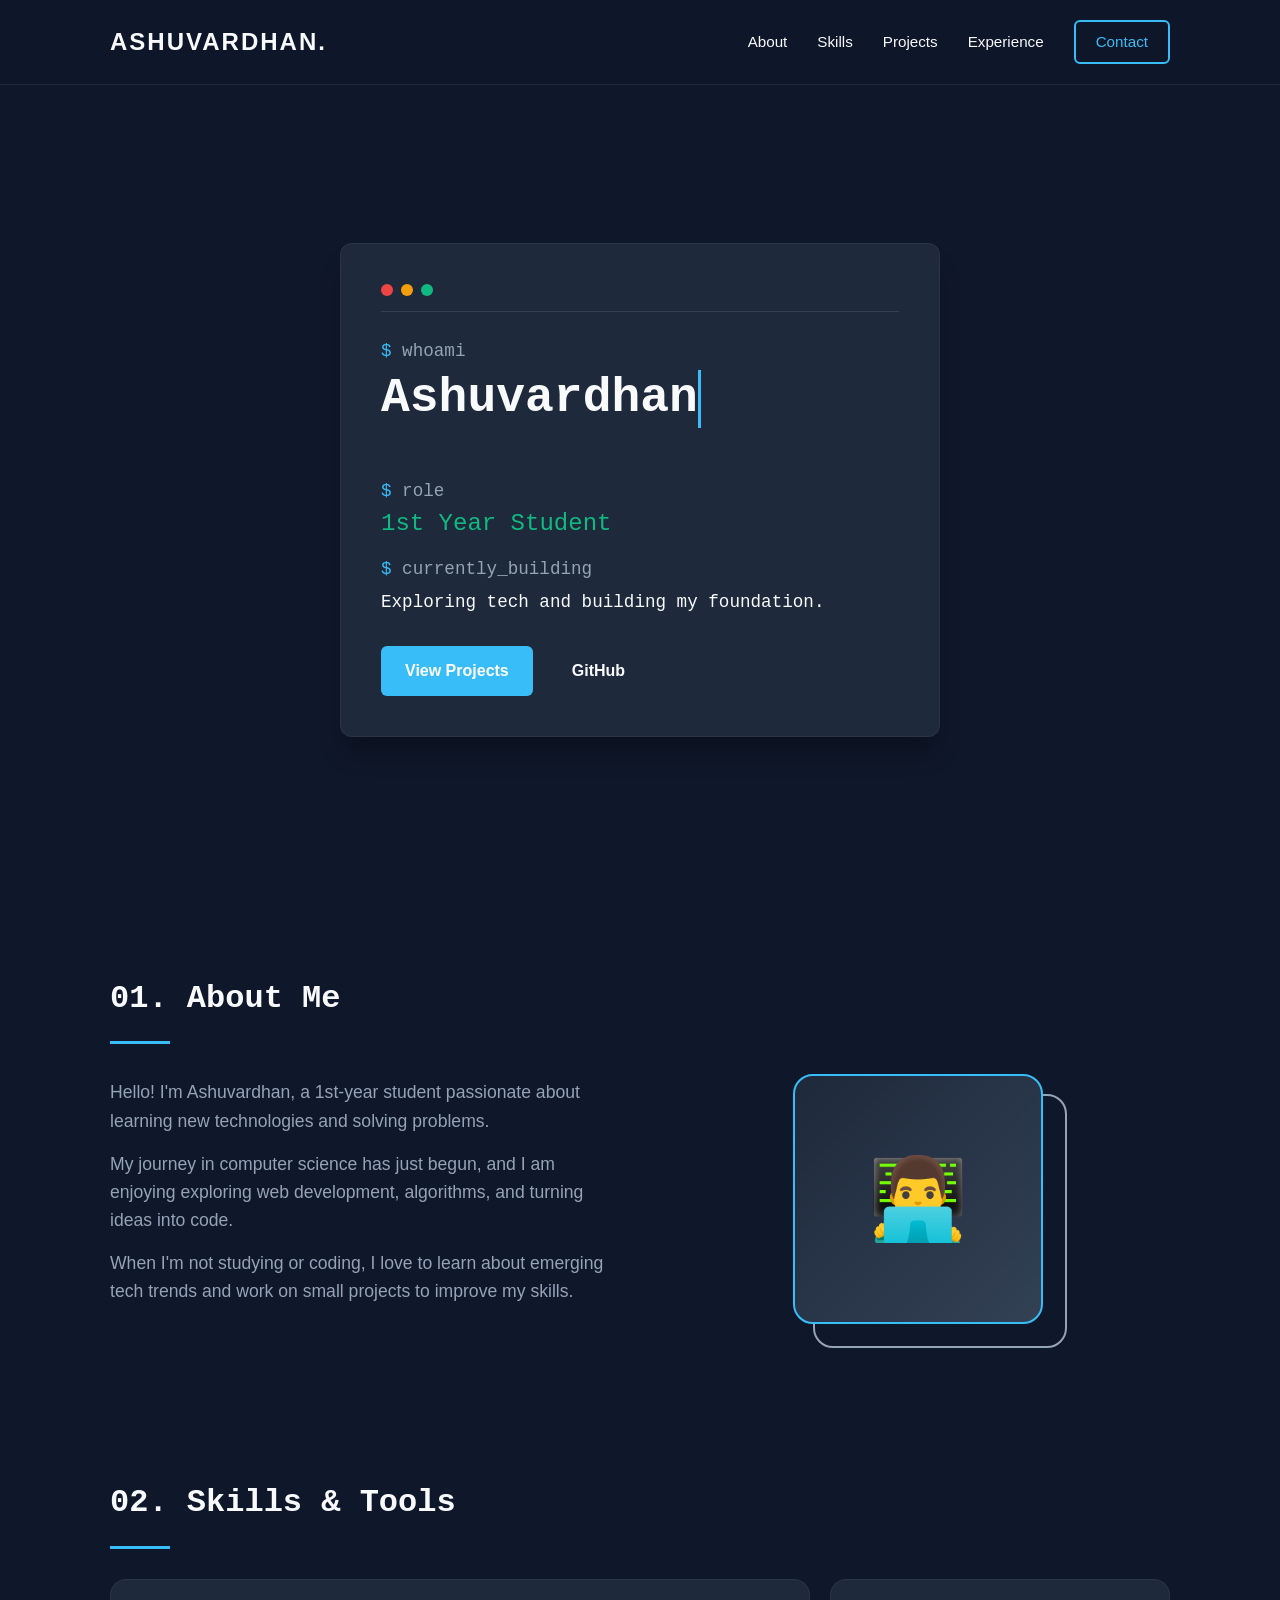
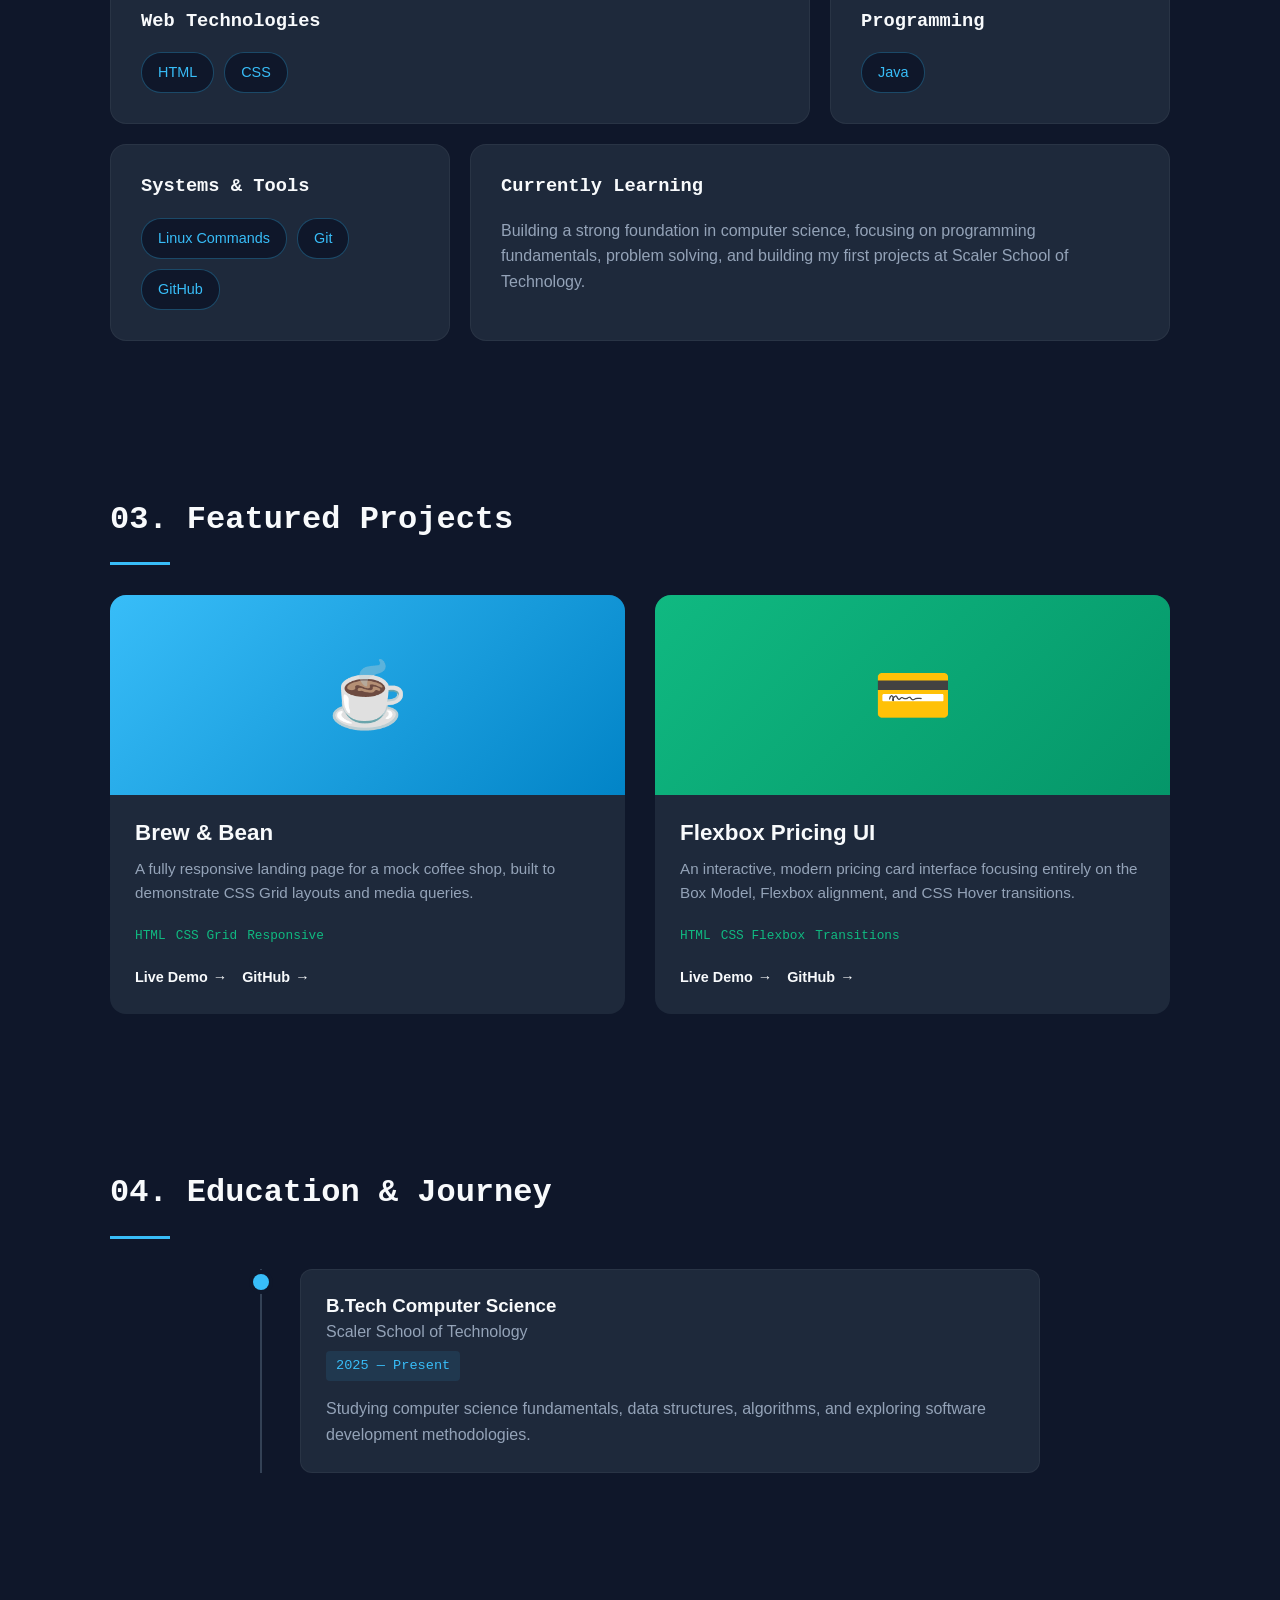
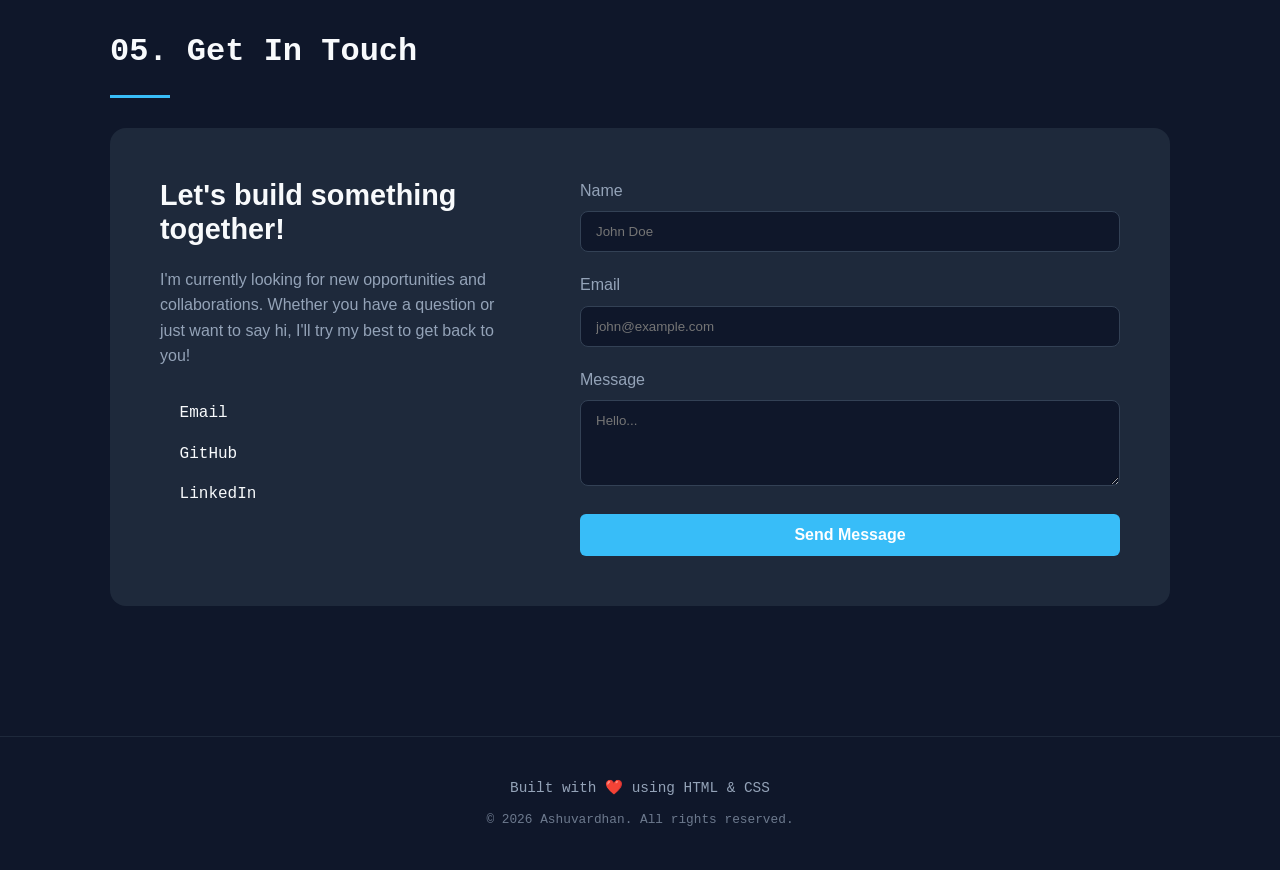
<file: index.html>
<!DOCTYPE html>
<html lang="en">
<head>
    <meta charset="UTF-8">
    <meta name="viewport" content="width=device-width, initial-scale=1.0">
    <title>Ashuvardhan | 1st Year Student</title>
    <link rel="stylesheet" href="style.css">
</head>
<body>

    <!-- Navigation -->
    <header>
        <nav class="navbar">
            <div class="logo">
                <a href="#hero">ASHUVARDHAN.</a>
            </div>
            <ul class="nav-links">
                <li><a href="#about">About</a></li>
                <li><a href="#skills">Skills</a></li>
                <li><a href="#projects">Projects</a></li>
                <li><a href="#experience">Experience</a></li>
                <li><a href="#contact" class="btn-outline">Contact</a></li>
            </ul>
            <div class="hamburger">
                <span></span>
                <span></span>
                <span></span>
            </div>
        </nav>
    </header>

    <main>
        <!-- Hero Section -->
        <section id="hero" class="hero">
            <div class="hero-content">
                <div class="terminal-header">
                    <span class="dot red"></span>
                    <span class="dot yellow"></span>
                    <span class="dot green"></span>
                </div>
                <div class="terminal-body">
                    <p class="cmd"><span>$</span> whoami</p>
                    <h1 class="typing-effect">Ashuvardhan</h1>
                    <p class="cmd mt-2"><span>$</span> role</p>
                    <h2 class="role">1st Year Student</h2>
                    <p class="cmd mt-2"><span>$</span> currently_building</p>
                    <p class="building">Exploring tech and building my foundation.</p>
                </div>
                <div class="hero-cta mt-3">
                    <a href="#projects" class="btn-primary">View Projects</a>
                    <a href="https://github.com/ashuvardhanparsha" target="_blank" class="btn-secondary">GitHub</a>
                </div>
            </div>
        </section>

        <!-- About Section -->
        <section id="about" class="about">
            <div class="section-title">
                <h2>01. About Me</h2>
            </div>
            <div class="about-content">
                <div class="about-text">
                    <p>Hello! I'm Ashuvardhan, a 1st-year student passionate about learning new technologies and solving problems.</p>
                    <p>My journey in computer science has just begun, and I am enjoying exploring web development, algorithms, and turning ideas into code.</p>
                    <p>When I'm not studying or coding, I love to learn about emerging tech trends and work on small projects to improve my skills.</p>
                </div>
                <div class="about-image">
                    <div class="image-wrapper">
                        <!-- Placeholder for a profile image, using a decorative box instead -->
                        <div class="profile-box">
                            <span class="profile-icon">👨‍💻</span>
                        </div>
                    </div>
                </div>
            </div>
        </section>

        <!-- Skills Section -->
        <section id="skills" class="skills">
            <div class="section-title">
                <h2>02. Skills & Tools</h2>
            </div>
            
            <div class="bento-grid">
                <div class="bento-item span-2">
                    <h3>Web Technologies</h3>
                    <div class="pill-container">
                        <span class="pill">HTML</span>
                        <span class="pill">CSS</span>
                    </div>
                </div>
                <div class="bento-item">
                    <h3>Programming</h3>
                    <div class="pill-container">
                        <span class="pill">Java</span>
                    </div>
                </div>
                <div class="bento-item">
                    <h3>Systems & Tools</h3>
                    <div class="pill-container">
                        <span class="pill">Linux Commands</span>
                        <span class="pill">Git</span>
                        <span class="pill">GitHub</span>
                    </div>
                </div>
                <div class="bento-item span-2">
                    <h3>Currently Learning</h3>
                    <p>Building a strong foundation in computer science, focusing on programming fundamentals, problem solving, and building my first projects at Scaler School of Technology.</p>
                </div>
            </div>
        </section>

        <!-- Projects Section -->
        <section id="projects" class="projects">
            <div class="section-title">
                <h2>03. Featured Projects</h2>
            </div>
            
            <div class="project-grid">
                <!-- Project 1: Responsive Landing Page -->
                <div class="project-card">
                    <div class="project-img-placeholder">
                        <span class="project-icon">☕</span>
                    </div>
                    <div class="project-info">
                        <h3>Brew & Bean</h3>
                        <p>A fully responsive landing page for a mock coffee shop, built to demonstrate CSS Grid layouts and media queries.</p>
                        <div class="tech-stack">
                            <span>HTML</span>
                            <span>CSS Grid</span>
                            <span>Responsive</span>
                        </div>
                        <div class="project-links">
                            <a href="./landing-page/index.html" target="_blank" class="project-link">Live Demo</a>
                            <a href="https://github.com/ashuvardhanparsha" target="_blank" class="project-link">GitHub</a>
                        </div>
                    </div>
                </div>

                <!-- Project 2: Flexbox UI -->
                <div class="project-card">
                    <div class="project-img-placeholder" style="background: linear-gradient(135deg, #10b981, #059669);">
                        <span class="project-icon">💳</span>
                    </div>
                    <div class="project-info">
                        <h3>Flexbox Pricing UI</h3>
                        <p>An interactive, modern pricing card interface focusing entirely on the Box Model, Flexbox alignment, and CSS Hover transitions.</p>
                        <div class="tech-stack">
                            <span>HTML</span>
                            <span>CSS Flexbox</span>
                            <span>Transitions</span>
                        </div>
                        <div class="project-links">
                            <a href="./flexbox-ui/index.html" target="_blank" class="project-link">Live Demo</a>
                            <a href="https://github.com/ashuvardhanparsha" target="_blank" class="project-link">GitHub</a>
                        </div>
                    </div>
                </div>
            </div>
        </section>

        <!-- Experience / Education -->
        <section id="experience" class="experience">
            <div class="section-title">
                <h2>04. Education & Journey</h2>
            </div>
            <div class="timeline">
                <div class="timeline-item">
                    <div class="timeline-dot"></div>
                    <div class="timeline-content">
                        <h3>B.Tech Computer Science</h3>
                        <h4>Scaler School of Technology</h4>
                        <span class="timeline-date">2025 — Present</span>
                        <p>Studying computer science fundamentals, data structures, algorithms, and exploring software development methodologies.</p>
                    </div>
                </div>
            </div>
        </section>

        <!-- Contact Section -->
        <section id="contact" class="contact">
            <div class="section-title">
                <h2>05. Get In Touch</h2>
            </div>
            <div class="contact-container">
                <div class="contact-info">
                    <h3>Let's build something together!</h3>
                    <p>I'm currently looking for new opportunities and collaborations. Whether you have a question or just want to say hi, I'll try my best to get back to you!</p>
                    
                    <div class="social-links mt-3">
                        <a href="mailto:ashuvardhanparsha@gmail.com" class="social-link">Email</a>
                        <a href="https://github.com/ashuvardhanparsha" target="_blank" class="social-link">GitHub</a>
                        <a href="https://linkedin.com" target="_blank" class="social-link">LinkedIn</a>
                    </div>
                </div>
                
                <div class="contact-form">
                    <form action="#" method="POST" onsubmit="event.preventDefault();">
                        <div class="form-group">
                            <label for="name">Name</label>
                            <input type="text" id="name" name="name" placeholder="John Doe" required>
                        </div>
                        <div class="form-group">
                            <label for="email">Email</label>
                            <input type="email" id="email" name="email" placeholder="john@example.com" required>
                        </div>
                        <div class="form-group">
                            <label for="message">Message</label>
                            <textarea id="message" name="message" rows="4" placeholder="Hello..." required></textarea>
                        </div>
                        <button type="submit" class="btn-primary w-full">Send Message</button>
                    </form>
                </div>
            </div>
        </section>
    </main>

    <!-- Footer -->
    <footer>
        <div class="footer-content">
            <p>Built with ❤️ using HTML & CSS</p>
            <p class="copyright">© 2026 Ashuvardhan. All rights reserved.</p>
        </div>
    </footer>

</body>
</html>
</file>
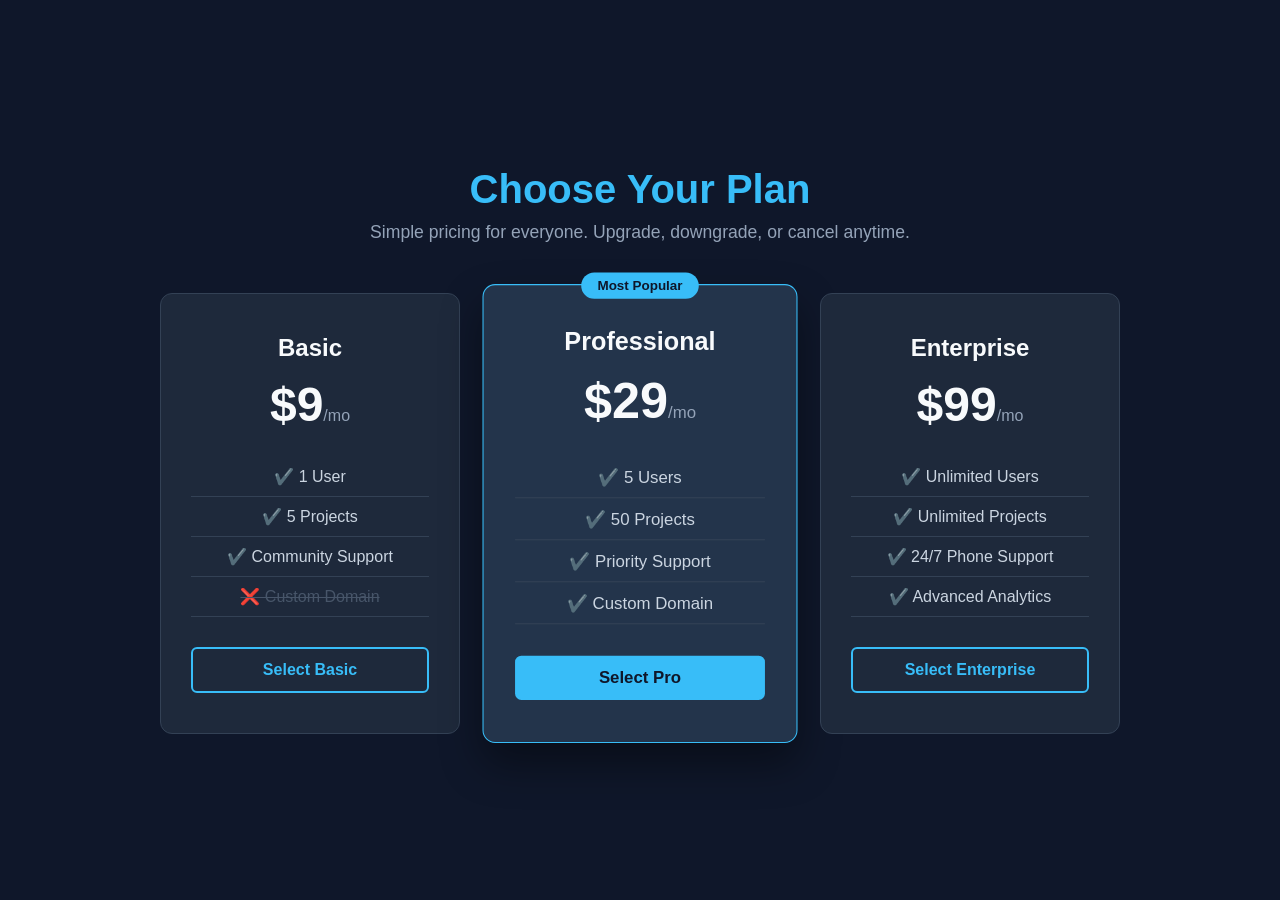
<file: flexbox-ui/index.html>
<!DOCTYPE html>
<html lang="en">
<head>
    <meta charset="UTF-8">
    <meta name="viewport" content="width=device-width, initial-scale=1.0">
    <title>Pricing Plans | Flexbox UI</title>
    <link rel="stylesheet" href="style.css">
</head>
<body>
    
    <div class="container">
        <div class="header">
            <h1>Choose Your Plan</h1>
            <p>Simple pricing for everyone. Upgrade, downgrade, or cancel anytime.</p>
        </div>

        <!-- Flexbox Container for Cards -->
        <div class="pricing-wrapper">
            
            <!-- Basic Plan -->
            <div class="pricing-card">
                <h2>Basic</h2>
                <div class="price">$9<span>/mo</span></div>
                <ul class="features-list">
                    <li>✔️ 1 User</li>
                    <li>✔️ 5 Projects</li>
                    <li>✔️ Community Support</li>
                    <li class="disabled">❌ Custom Domain</li>
                </ul>
                <button class="btn outline">Select Basic</button>
            </div>

            <!-- Pro Plan (Highlighted) -->
            <div class="pricing-card highlighted">
                <div class="badge">Most Popular</div>
                <h2>Professional</h2>
                <div class="price">$29<span>/mo</span></div>
                <ul class="features-list">
                    <li>✔️ 5 Users</li>
                    <li>✔️ 50 Projects</li>
                    <li>✔️ Priority Support</li>
                    <li>✔️ Custom Domain</li>
                </ul>
                <button class="btn filled">Select Pro</button>
            </div>

            <!-- Enterprise Plan -->
            <div class="pricing-card">
                <h2>Enterprise</h2>
                <div class="price">$99<span>/mo</span></div>
                <ul class="features-list">
                    <li>✔️ Unlimited Users</li>
                    <li>✔️ Unlimited Projects</li>
                    <li>✔️ 24/7 Phone Support</li>
                    <li>✔️ Advanced Analytics</li>
                </ul>
                <button class="btn outline">Select Enterprise</button>
            </div>

        </div>
    </div>

</body>
</html>
</file>
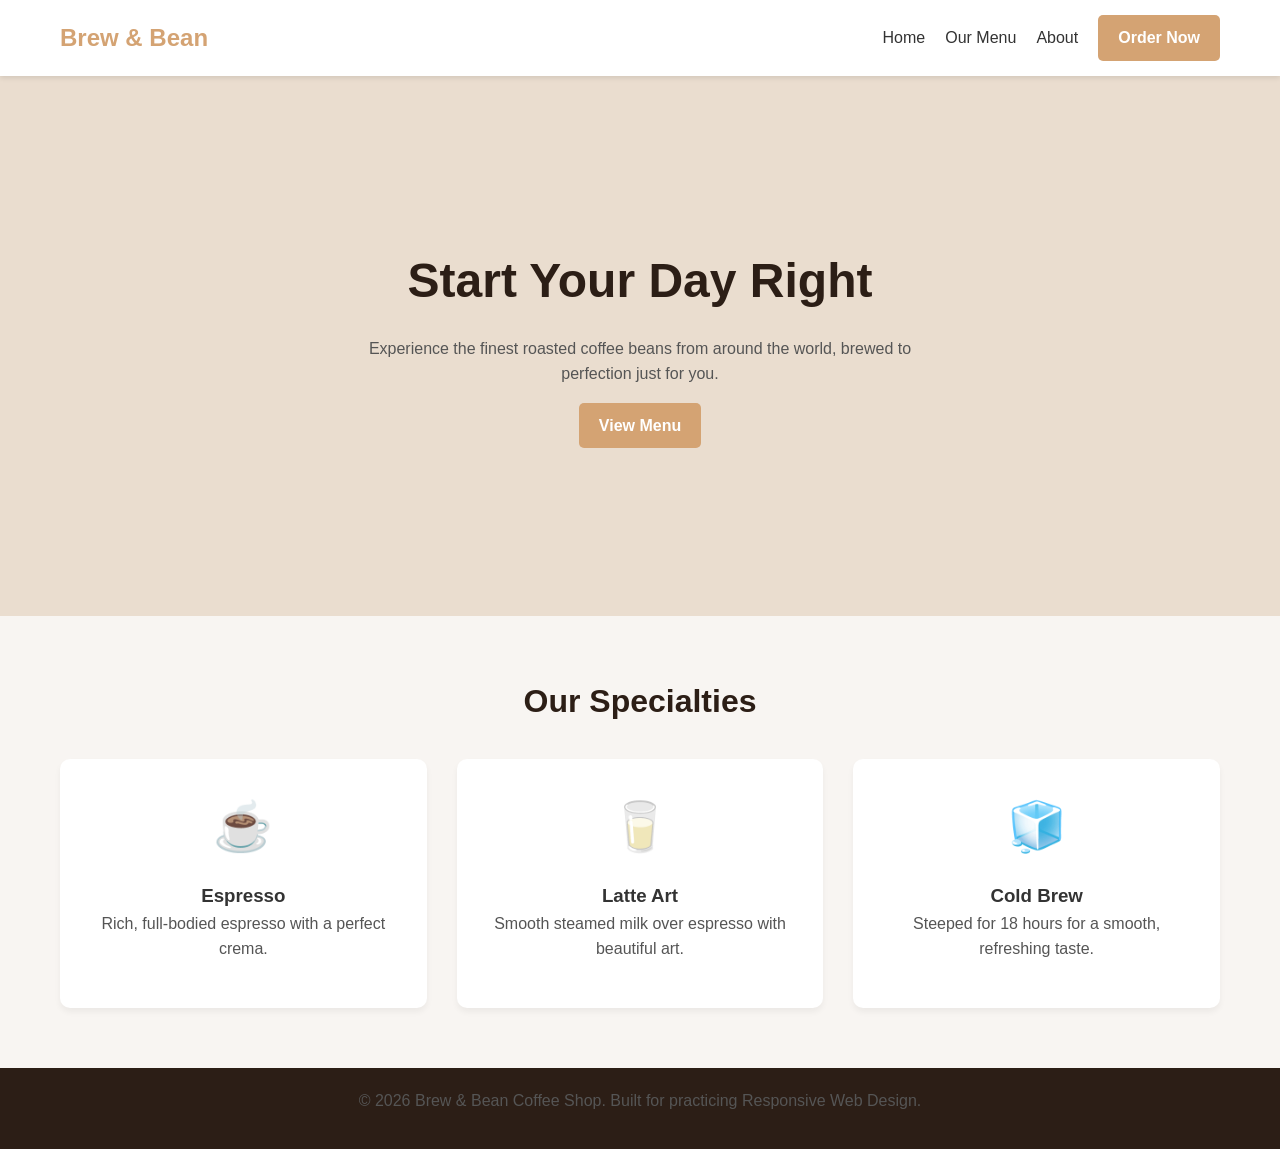
<file: landing-page/index.html>
<!DOCTYPE html>
<html lang="en">
<head>
    <meta charset="UTF-8">
    <meta name="viewport" content="width=device-width, initial-scale=1.0">
    <title>Brew & Bean | Coffee Shop</title>
    <link rel="stylesheet" href="style.css">
</head>
<body>
    <header>
        <nav class="navbar">
            <div class="logo">Brew & Bean</div>
            <ul class="nav-links">
                <li><a href="#home">Home</a></li>
                <li><a href="#menu">Our Menu</a></li>
                <li><a href="#about">About</a></li>
                <li><a href="#contact" class="btn-primary">Order Now</a></li>
            </ul>
        </nav>
    </header>

    <main>
        <!-- Hero Section using Flexbox -->
        <section id="home" class="hero">
            <div class="hero-content">
                <h1>Start Your Day Right</h1>
                <p>Experience the finest roasted coffee beans from around the world, brewed to perfection just for you.</p>
                <a href="#menu" class="btn-primary">View Menu</a>
            </div>
        </section>

        <!-- Features/Menu Section using CSS Grid -->
        <section id="menu" class="features">
            <h2>Our Specialties</h2>
            <div class="grid-container">
                <div class="card">
                    <div class="card-icon">☕</div>
                    <h3>Espresso</h3>
                    <p>Rich, full-bodied espresso with a perfect crema.</p>
                </div>
                <div class="card">
                    <div class="card-icon">🥛</div>
                    <h3>Latte Art</h3>
                    <p>Smooth steamed milk over espresso with beautiful art.</p>
                </div>
                <div class="card">
                    <div class="card-icon">🧊</div>
                    <h3>Cold Brew</h3>
                    <p>Steeped for 18 hours for a smooth, refreshing taste.</p>
                </div>
            </div>
        </section>
    </main>

    <footer>
        <p>&copy; 2026 Brew & Bean Coffee Shop. Built for practicing Responsive Web Design.</p>
    </footer>
</body>
</html>
</file>
<file: style.css>
/* =========================================
   CSS Custom Properties (Variables)
   ========================================= */
:root {
    /* Color Palette - Dark Developer Theme */
    --bg-main: #0f172a;       /* Slate 900 */
    --bg-surface: #1e293b;    /* Slate 800 */
    --bg-surface-hover: #334155; /* Slate 700 */
    
    --text-main: #f8fafc;     /* Slate 50 */
    --text-muted: #94a3b8;    /* Slate 400 */
    
    --accent: #38bdf8;        /* Sky 400 */
    --accent-hover: #0284c7;  /* Sky 600 */
    
    /* Syntax highlighting dots */
    --dot-red: #ef4444;
    --dot-yellow: #f59e0b;
    --dot-green: #10b981;

    /* Typography */
    --font-mono: 'Courier New', Courier, monospace;
    --font-sans: 'Segoe UI', Roboto, Helvetica, Arial, sans-serif;
    
    /* Layout */
    --max-width: 1100px;
    --section-padding: 80px 20px;
    
    /* Animation timing */
    --transition-fast: 0.2s ease;
    --transition-medium: 0.3s ease;
}

/* =========================================
   Reset & Base Styles
   ========================================= */
* {
    margin: 0;
    padding: 0;
    box-sizing: border-box;
}

html {
    scroll-behavior: smooth; /* Smooth scrolling for anchor links */
}

body {
    font-family: var(--font-sans);
    background-color: var(--bg-main);
    color: var(--text-main);
    line-height: 1.6;
    overflow-x: hidden;
}

h1, h2, h3, h4, h5, h6 {
    line-height: 1.2;
    margin-bottom: 0.5em;
    font-weight: 700;
}

a {
    text-decoration: none;
    color: inherit;
    transition: color var(--transition-fast);
}

ul {
    list-style: none;
}

.mt-2 { margin-top: 1rem; }
.mt-3 { margin-top: 2rem; }
.w-full { width: 100%; }

/* =========================================
   Typography
   ========================================= */
.section-title {
    margin-bottom: 40px;
    position: relative;
    display: inline-block;
}

.section-title h2 {
    font-size: 2rem;
    color: var(--text-main);
    font-family: var(--font-mono);
}

.section-title h2::after {
    content: '';
    position: absolute;
    bottom: -10px;
    left: 0;
    width: 60px;
    height: 3px;
    background-color: var(--accent);
}

/* =========================================
   Layout & Containers
   ========================================= */
main {
    max-width: var(--max-width);
    margin: 0 auto;
    padding-top: 80px; /* Space for fixed navbar */
}

section {
    padding: var(--section-padding);
}

/* =========================================
   Buttons
   ========================================= */
.btn-primary, .btn-secondary, .btn-outline {
    display: inline-block;
    padding: 12px 24px;
    border-radius: 6px;
    font-weight: 600;
    font-size: 1rem;
    cursor: pointer;
    transition: transform var(--transition-fast), background-color var(--transition-fast), box-shadow var(--transition-fast);
    text-align: center;
    border: none;
}

.btn-primary {
    background-color: var(--accent);
    color: #fff;
}

.btn-primary:hover {
    background-color: var(--accent-hover);
    transform: translateY(-3px);
    box-shadow: 0 10px 15px -3px rgba(56, 189, 248, 0.3);
}

.btn-secondary {
    background-color: var(--bg-surface);
    color: var(--text-main);
}

.btn-secondary:hover {
    background-color: var(--bg-surface-hover);
    transform: translateY(-3px);
}

.btn-outline {
    background-color: transparent;
    color: var(--accent);
    border: 2px solid var(--accent);
    padding: 8px 20px;
}

.btn-outline:hover {
    background-color: rgba(56, 189, 248, 0.1);
}

/* =========================================
   1. Navigation Bar (Flexbox, Sticky)
   ========================================= */
header {
    background-color: rgba(15, 23, 42, 0.95); /* Slightly transparent */
    backdrop-filter: blur(10px);
    position: fixed;
    top: 0;
    left: 0;
    width: 100%;
    z-index: 100;
    border-bottom: 1px solid var(--bg-surface);
}

.navbar {
    max-width: var(--max-width);
    margin: 0 auto;
    padding: 20px;
    display: flex;
    justify-content: space-between;
    align-items: center;
}

.logo a {
    font-size: 1.5rem;
    font-weight: 800;
    color: var(--text-main);
    letter-spacing: 2px;
}

.logo a:hover {
    color: var(--accent);
}

.nav-links {
    display: flex;
    align-items: center;
    gap: 30px;
}

.nav-links li a {
    font-size: 0.95rem;
    font-weight: 500;
}

.nav-links li a:not(.btn-outline):hover {
    color: var(--accent);
}

.hamburger {
    display: none;
    flex-direction: column;
    gap: 5px;
    cursor: pointer;
}

.hamburger span {
    width: 25px;
    height: 3px;
    background-color: var(--text-main);
    border-radius: 2px;
}

/* =========================================
   2. Hero Section (Flexbox, CSS Animations)
   ========================================= */
.hero {
    min-height: calc(100vh - 80px); /* Fill screen minus navbar */
    display: flex;
    align-items: center;
    justify-content: center;
}

.hero-content {
    background-color: var(--bg-surface);
    border-radius: 12px;
    padding: 40px;
    width: 100%;
    max-width: 600px;
    box-shadow: 0 20px 25px -5px rgba(0, 0, 0, 0.3);
    border: 1px solid rgba(255, 255, 255, 0.05);
    /* Animation entry */
    animation: fadeInUp 0.8s ease-out;
}

.terminal-header {
    display: flex;
    gap: 8px;
    margin-bottom: 25px;
    padding-bottom: 15px;
    border-bottom: 1px solid rgba(255,255,255,0.1);
}

.dot {
    width: 12px;
    height: 12px;
    border-radius: 50%;
}

.dot.red { background-color: var(--dot-red); }
.dot.yellow { background-color: var(--dot-yellow); }
.dot.green { background-color: var(--dot-green); }

.terminal-body {
    font-family: var(--font-mono);
}

.cmd {
    color: var(--text-muted);
    font-size: 1.1rem;
    margin-bottom: 5px;
}

.cmd span {
    color: var(--accent);
}

.typing-effect {
    font-size: 3rem;
    color: var(--text-main);
    display: inline-block;
    overflow: hidden;
    white-space: nowrap;
    border-right: 3px solid var(--accent);
    /* Typing animation */
    animation: typing 2s steps(20, end), blink-caret .75s step-end infinite;
}

.role {
    font-size: 1.5rem;
    color: var(--dot-green);
    font-weight: normal;
}

.building {
    font-size: 1.1rem;
    color: var(--text-main);
}

.hero-cta {
    display: flex;
    gap: 15px;
    margin-top: 30px;
}

/* =========================================
   3. About Section (Flexbox)
   ========================================= */
.about-content {
    display: flex;
    gap: 50px;
    align-items: center;
}

.about-text {
    flex: 1;
}

.about-text p {
    color: var(--text-muted);
    margin-bottom: 15px;
    font-size: 1.1rem;
}

.about-image {
    flex: 1;
    display: flex;
    justify-content: center;
}

.image-wrapper {
    position: relative;
}

.profile-box {
    width: 250px;
    height: 250px;
    background: linear-gradient(135deg, var(--bg-surface), var(--bg-surface-hover));
    border-radius: 20px;
    display: flex;
    align-items: center;
    justify-content: center;
    font-size: 5rem;
    border: 2px solid var(--accent);
    position: relative;
    z-index: 1;
    transition: transform var(--transition-medium);
}

/* Decorative background box */
.image-wrapper::after {
    content: '';
    position: absolute;
    top: 20px;
    left: 20px;
    width: 250px;
    height: 250px;
    border: 2px solid var(--text-muted);
    border-radius: 20px;
    z-index: 0;
    transition: transform var(--transition-medium);
}

.image-wrapper:hover .profile-box {
    transform: translate(-10px, -10px);
}
.image-wrapper:hover::after {
    transform: translate(10px, 10px);
}

/* =========================================
   4. Skills Section (CSS Grid, Bento Layout)
   ========================================= */
.bento-grid {
    display: grid;
    grid-template-columns: repeat(3, 1fr);
    gap: 20px;
}

.bento-item {
    background-color: var(--bg-surface);
    padding: 30px;
    border-radius: 16px;
    border: 1px solid rgba(255, 255, 255, 0.05);
    transition: transform var(--transition-medium), box-shadow var(--transition-medium);
}

.bento-item:hover {
    transform: translateY(-5px);
    box-shadow: 0 10px 30px -10px rgba(0, 0, 0, 0.5);
    border-color: rgba(56, 189, 248, 0.2);
}

.bento-item.span-2 {
    grid-column: span 2;
}

.bento-item h3 {
    color: var(--text-main);
    margin-bottom: 20px;
    font-family: var(--font-mono);
}

.bento-item p {
    color: var(--text-muted);
}

.pill-container {
    display: flex;
    flex-wrap: wrap;
    gap: 10px;
}

.pill {
    background-color: var(--bg-main);
    color: var(--accent);
    padding: 8px 16px;
    border-radius: 20px;
    font-size: 0.9rem;
    font-weight: 500;
    border: 1px solid rgba(56, 189, 248, 0.3);
}

/* =========================================
   5. Projects Section (CSS Grid)
   ========================================= */
.project-grid {
    display: grid;
    grid-template-columns: repeat(auto-fit, minmax(300px, 1fr));
    gap: 30px;
}

.project-card {
    background-color: var(--bg-surface);
    border-radius: 16px;
    overflow: hidden;
    transition: transform var(--transition-medium);
    display: flex;
    flex-direction: column;
}

.project-card:hover {
    transform: translateY(-8px);
}

.project-img-placeholder {
    height: 200px;
    background: linear-gradient(135deg, var(--accent), var(--accent-hover));
    display: flex;
    align-items: center;
    justify-content: center;
    font-size: 4rem;
}

.project-info {
    padding: 25px;
    display: flex;
    flex-direction: column;
    flex: 1; /* Pushes links to the bottom */
}

.project-info h3 {
    font-size: 1.4rem;
    margin-bottom: 10px;
}

.project-info p {
    color: var(--text-muted);
    margin-bottom: 20px;
    font-size: 0.95rem;
    flex-grow: 1;
}

.tech-stack {
    display: flex;
    flex-wrap: wrap;
    gap: 10px;
    margin-bottom: 20px;
    font-family: var(--font-mono);
    font-size: 0.8rem;
    color: var(--dot-green);
}

.project-links {
    display: flex;
    gap: 15px;
}

.project-link {
    font-size: 0.9rem;
    font-weight: 600;
    display: flex;
    align-items: center;
    gap: 5px;
}

.project-link:hover {
    color: var(--accent);
}

.project-link::after {
    content: '→';
    transition: transform var(--transition-fast);
}

.project-link:hover::after {
    transform: translateX(3px);
}

/* =========================================
   6. Experience / Education (Flexbox, Positioning)
   ========================================= */
.timeline {
    position: relative;
    max-width: 800px;
    margin: 0 auto;
}

.timeline::before {
    content: '';
    position: absolute;
    top: 0;
    left: 20px; /* Line position */
    height: 100%;
    width: 2px;
    background-color: var(--bg-surface-hover);
}

.timeline-item {
    position: relative;
    padding-left: 60px;
    margin-bottom: 40px;
}

.timeline-item:last-child {
    margin-bottom: 0;
}

.timeline-dot {
    position: absolute;
    left: 13px; /* Center dot on line */
    top: 5px;
    width: 16px;
    height: 16px;
    background-color: var(--accent);
    border-radius: 50%;
    box-shadow: 0 0 0 4px var(--bg-main);
}

.timeline-content {
    background-color: var(--bg-surface);
    padding: 25px;
    border-radius: 12px;
    border: 1px solid rgba(255,255,255,0.05);
}

.timeline-content h3 {
    margin-bottom: 5px;
}

.timeline-content h4 {
    color: var(--text-muted);
    font-weight: 500;
    margin-bottom: 10px;
}

.timeline-date {
    display: inline-block;
    padding: 4px 10px;
    background-color: rgba(56, 189, 248, 0.1);
    color: var(--accent);
    border-radius: 4px;
    font-size: 0.85rem;
    font-family: var(--font-mono);
    margin-bottom: 15px;
}

.timeline-content p {
    color: var(--text-muted);
}

/* =========================================
   7. Contact Section (Flexbox / Form styling)
   ========================================= */
.contact-container {
    display: flex;
    gap: 60px;
    background-color: var(--bg-surface);
    padding: 50px;
    border-radius: 16px;
}

.contact-info {
    flex: 1;
}

.contact-info h3 {
    font-size: 1.8rem;
    margin-bottom: 20px;
}

.contact-info p {
    color: var(--text-muted);
}

.social-links {
    display: flex;
    flex-direction: column;
    gap: 15px;
}

.social-link {
    display: inline-flex;
    align-items: center;
    font-family: var(--font-mono);
}

.social-link::before {
    content: '>';
    margin-right: 10px;
    color: var(--accent);
    opacity: 0;
    transform: translateX(-10px);
    transition: all var(--transition-fast);
}

.social-link:hover::before {
    opacity: 1;
    transform: translateX(0);
}

.social-link:hover {
    color: var(--accent);
}

.contact-form {
    flex: 1.5;
}

.form-group {
    margin-bottom: 20px;
}

.form-group label {
    display: block;
    margin-bottom: 8px;
    font-weight: 500;
    color: var(--text-muted);
}

.form-group input, 
.form-group textarea {
    width: 100%;
    padding: 12px 15px;
    background-color: var(--bg-main);
    border: 1px solid var(--bg-surface-hover);
    border-radius: 8px;
    color: var(--text-main);
    font-family: var(--font-sans);
    transition: border-color var(--transition-fast);
}

.form-group input:focus, 
.form-group textarea:focus {
    outline: none;
    border-color: var(--accent);
}

/* =========================================
   8. Footer
   ========================================= */
footer {
    text-align: center;
    padding: 40px 20px;
    border-top: 1px solid var(--bg-surface);
    margin-top: 50px;
}

.footer-content p {
    color: var(--text-muted);
    font-family: var(--font-mono);
    font-size: 0.9rem;
}

.footer-content .copyright {
    margin-top: 10px;
    font-size: 0.8rem;
    opacity: 0.7;
}

/* =========================================
   9. Animations (Keyframes)
   ========================================= */
@keyframes fadeInUp {
    from {
        opacity: 0;
        transform: translateY(30px);
    }
    to {
        opacity: 1;
        transform: translateY(0);
    }
}

@keyframes typing {
    from { width: 0 }
    to { width: 100% }
}

@keyframes blink-caret {
    from, to { border-color: transparent }
    50% { border-color: var(--accent); }
}

/* =========================================
   10. Responsive Design (Media Queries)
   ========================================= */

/* Tablet and below */
@media screen and (max-width: 900px) {
    .bento-grid {
        grid-template-columns: repeat(2, 1fr);
    }
    
    .bento-item.span-2 {
        grid-column: span 2;
    }
    
    .about-content {
        flex-direction: column;
        text-align: center;
    }
    
    .contact-container {
        flex-direction: column;
    }
    
    .section-title h2::after {
        left: 50%;
        transform: translateX(-50%);
    }
    .section-title {
        display: block;
        text-align: center;
    }
}

/* Mobile */
@media screen and (max-width: 768px) {
    :root {
        --section-padding: 60px 20px;
    }
    
    .nav-links {
        display: none; /* In a real project with JS, you'd toggle this. Using display:none for pure CSS basic mobile */
    }
    
    .hamburger {
        display: flex; /* Show hamburger icon */
    }
    
    .hero-content {
        padding: 25px;
    }
    
    .typing-effect {
        font-size: 2rem;
    }
    
    .bento-grid {
        grid-template-columns: 1fr;
    }
    
    .bento-item.span-2 {
        grid-column: span 1;
    }
    
    .image-wrapper::after {
        display: none; /* Hide decorative box on mobile */
    }
    
    .timeline::before {
        left: 15px;
    }
    
    .timeline-dot {
        left: 8px;
    }
    
    .timeline-item {
        padding-left: 45px;
    }
    
    .hero-cta {
        flex-direction: column;
    }
}
</file>
<file: flexbox-ui/style.css>
/* Base Styles */
* {
    margin: 0;
    padding: 0;
    box-sizing: border-box;
    font-family: 'Segoe UI', Tahoma, Geneva, Verdana, sans-serif;
}

body {
    background-color: #0f172a; /* Dark theme to match portfolio style */
    color: #f8fafc;
    min-height: 100vh;
    /* Flexbox on body to center everything perfectly */
    display: flex;
    justify-content: center;
    align-items: center;
    padding: 40px 20px;
}

.container {
    max-width: 1000px;
    width: 100%;
}

.header {
    text-align: center;
    margin-bottom: 50px;
}

.header h1 {
    font-size: 2.5rem;
    margin-bottom: 10px;
    color: #38bdf8;
}

.header p {
    color: #94a3b8;
    font-size: 1.1rem;
}

/* Flexbox Magic happens here! */
.pricing-wrapper {
    display: flex;
    flex-wrap: wrap; /* Allows wrapping on smaller screens */
    justify-content: center; /* Centers items horizontally */
    align-items: center; /* Aligns items vertically */
    gap: 30px; /* Space between cards */
}

/* Individual Card Styling (Box Model) */
.pricing-card {
    background-color: #1e293b;
    border: 1px solid #334155;
    border-radius: 12px;
    padding: 40px 30px;
    width: 300px; /* Fixed width for cards */
    display: flex;
    flex-direction: column; /* Stacks children vertically */
    align-items: center; /* Centers content */
    text-align: center;
    position: relative;
    
    /* CSS Transition for Viva */
    transition: transform 0.3s ease, border-color 0.3s ease;
}

.pricing-card:hover {
    transform: translateY(-10px);
    border-color: #38bdf8;
}

/* The middle highlighted card */
.pricing-card.highlighted {
    background-color: #23344b;
    border-color: #38bdf8;
    transform: scale(1.05); /* Make it slightly bigger by default */
    box-shadow: 0 20px 40px rgba(0,0,0,0.4);
}

.pricing-card.highlighted:hover {
    transform: scale(1.05) translateY(-10px);
}

.badge {
    position: absolute;
    top: -12px;
    background-color: #38bdf8;
    color: #0f172a;
    font-size: 0.8rem;
    font-weight: bold;
    padding: 5px 15px;
    border-radius: 20px;
}

/* Typography inside card */
.pricing-card h2 {
    font-size: 1.5rem;
    margin-bottom: 15px;
}

.price {
    font-size: 3rem;
    font-weight: bold;
    color: #f8fafc;
    margin-bottom: 25px;
}

.price span {
    font-size: 1rem;
    color: #94a3b8;
    font-weight: normal;
}

/* Features List */
.features-list {
    list-style: none;
    margin-bottom: 30px;
    width: 100%;
    flex-grow: 1; /* Pushes the button to the bottom */
}

.features-list li {
    padding: 10px 0;
    color: #cbd5e1;
    border-bottom: 1px solid #334155;
}

.features-list li.disabled {
    color: #475569;
    text-decoration: line-through;
}

/* Buttons */
.btn {
    width: 100%;
    padding: 12px;
    border-radius: 6px;
    font-weight: bold;
    font-size: 1rem;
    cursor: pointer;
    transition: background-color 0.3s, color 0.3s;
}

.btn.outline {
    background-color: transparent;
    color: #38bdf8;
    border: 2px solid #38bdf8;
}

.btn.outline:hover {
    background-color: rgba(56, 189, 248, 0.1);
}

.btn.filled {
    background-color: #38bdf8;
    color: #0f172a;
    border: none;
}

.btn.filled:hover {
    background-color: #0284c7;
    color: #fff;
}
</file>
<file: landing-page/style.css>
/* Base Styles */
* {
    margin: 0;
    padding: 0;
    box-sizing: border-box;
    font-family: 'Segoe UI', Tahoma, Geneva, Verdana, sans-serif;
}

body {
    background-color: #f8f5f2;
    color: #333;
    line-height: 1.6;
}

/* Typography */
h1 { font-size: 3rem; margin-bottom: 1rem; color: #2c1e16; }
h2 { font-size: 2rem; text-align: center; margin-bottom: 2rem; color: #2c1e16; }
p { margin-bottom: 1rem; color: #555; }
a { text-decoration: none; color: inherit; }

/* Buttons & Transitions */
.btn-primary {
    display: inline-block;
    background-color: #d4a373;
    color: #fff;
    padding: 10px 20px;
    border-radius: 5px;
    font-weight: bold;
    transition: background-color 0.3s ease, transform 0.3s ease;
}

.btn-primary:hover {
    background-color: #bc8a5f;
    transform: translateY(-3px); /* Simple CSS Transform for Viva */
}

/* Flexbox Navigation */
header {
    background-color: #fff;
    box-shadow: 0 2px 5px rgba(0,0,0,0.1);
    position: sticky;
    top: 0;
    z-index: 100;
}

.navbar {
    display: flex;
    justify-content: space-between;
    align-items: center;
    max-width: 1200px;
    margin: 0 auto;
    padding: 15px 20px;
}

.logo {
    font-size: 1.5rem;
    font-weight: bold;
    color: #d4a373;
}

.nav-links {
    list-style: none;
    display: flex;
    gap: 20px;
    align-items: center;
}

.nav-links a:not(.btn-primary):hover {
    color: #d4a373;
    transition: color 0.3s ease;
}

/* Flexbox Hero Section */
.hero {
    background-color: #eaddcf;
    padding: 100px 20px;
    display: flex;
    justify-content: center;
    align-items: center;
    text-align: center;
    min-height: 60vh;
}

.hero-content {
    max-width: 600px;
}

/* CSS Grid Features Section */
.features {
    padding: 60px 20px;
    max-width: 1200px;
    margin: 0 auto;
}

.grid-container {
    display: grid;
    /* Responsive Grid: automatically fits columns based on width */
    grid-template-columns: repeat(auto-fit, minmax(280px, 1fr));
    gap: 30px;
}

/* Box Model & Hover Animation */
.card {
    background: #fff;
    padding: 30px;
    border-radius: 10px;
    text-align: center;
    box-shadow: 0 4px 6px rgba(0,0,0,0.05);
    transition: transform 0.3s ease, box-shadow 0.3s ease;
}

.card:hover {
    transform: translateY(-10px);
    box-shadow: 0 10px 15px rgba(0,0,0,0.1);
}

.card-icon {
    font-size: 3rem;
    margin-bottom: 15px;
}

/* Footer */
footer {
    text-align: center;
    padding: 20px;
    background-color: #2c1e16;
    color: #fff;
}

/* Responsive Media Queries */
@media screen and (max-width: 768px) {
    .navbar {
        flex-direction: column;
        gap: 15px;
    }
    
    .nav-links {
        flex-direction: column;
        width: 100%;
        text-align: center;
    }

    h1 {
        font-size: 2rem;
    }
}
</file>
